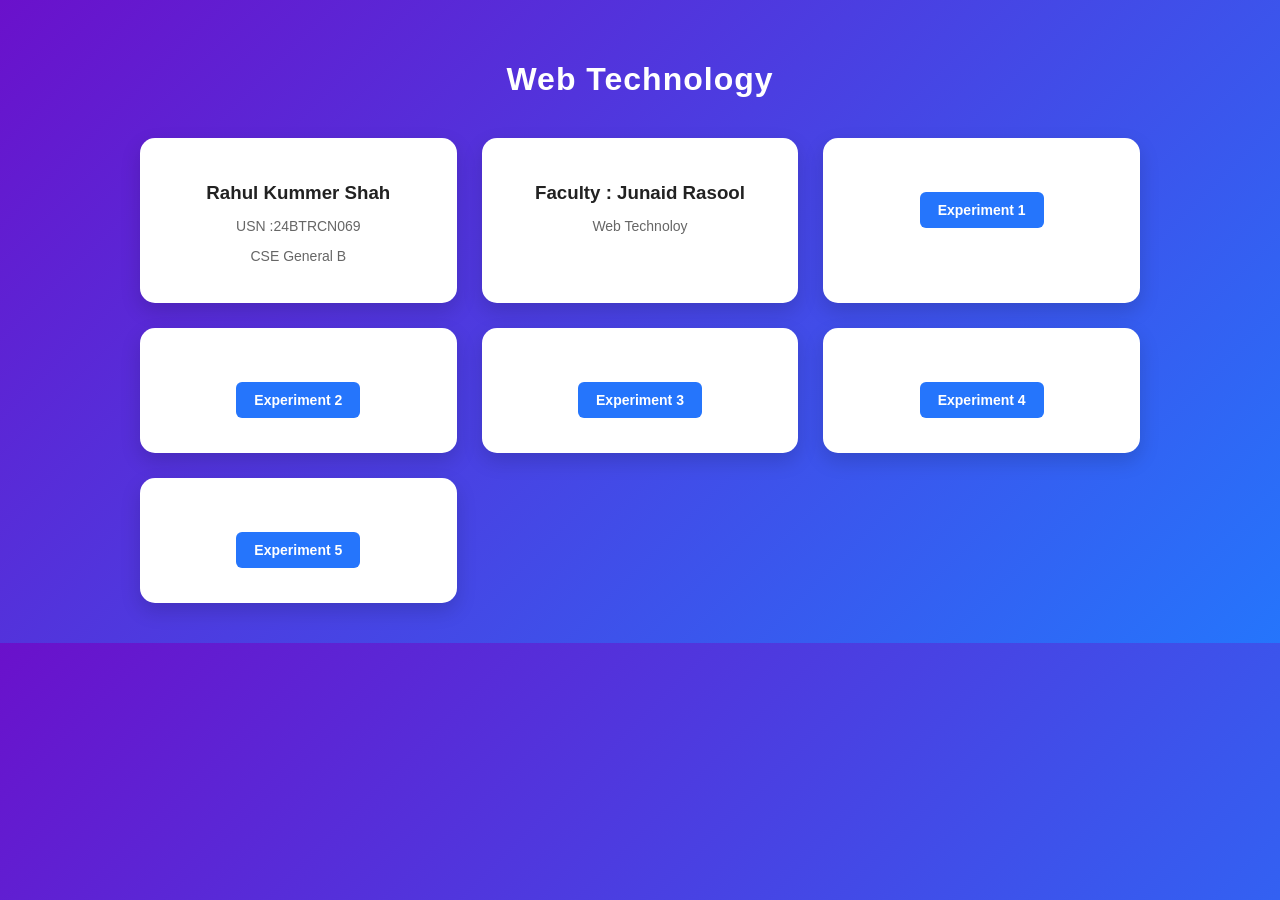
<file: index.html>
<!DOCTYPE html>
<html lang="en">
<head>
<meta charset="UTF-8">
<meta name="viewport" content="width=device-width, initial-scale=1.0">
<title>Web Technologgy</title>

<style>

*{
    box-sizing:border-box;
}

body{
    font-family: 'Segoe UI', Arial, sans-serif;
    background: linear-gradient(135deg,#6a11cb,#2575fc);
    margin:0;
    padding:40px;
    color:#333;
}

/* Title */
h1{
    text-align:center;
    color:white;
    margin-bottom:40px;
    letter-spacing:1px;
}

/* Grid layout */
.container{
    display:grid;
    grid-template-columns: repeat(auto-fit,minmax(250px,1fr));
    gap:25px;
    max-width:1000px;
    margin:auto;
}

/* Cards */
.card{
    background:white;
    border-radius:15px;
    padding:25px;
    text-align:center;
    box-shadow:0 8px 20px rgba(0,0,0,0.15);
    transition:all 0.3s ease;
}

/* Hover effect */
.card:hover{
    transform:translateY(-8px);
    box-shadow:0 12px 30px rgba(0,0,0,0.25);
}

/* Headings */
.card h3{
    margin-bottom:10px;
    color:#222;
}

/* Paragraph */
.card p{
    color:#666;
    font-size:14px;
}

/* Links (Experiment buttons) */
.card a{
    text-decoration:none;
    background:#2575fc;
    color:white;
    padding:10px 18px;
    border-radius:6px;
    display:inline-block;
    margin-top:10px;
    font-size:14px;
    transition:0.3s;
}

/* Hover link */
.card a:hover{
    background:#1b5edb;
}

</style>
</head>

<body>

<h1 style="text-align:center;">Web Technology</h1>

<div class="container">

<!-- Card 1 -->
<div class="card">

<h3>Rahul Kummer Shah</h3>
<p>USN :24BTRCN069 </p>
<p>CSE General B</p>
</div>

<!-- Card 2 (Same as Card 1) -->
<div class="card">

<h3>Faculty : Junaid Rasool </h3>
<p>Web Technoloy</p>
</div>

<!-- Card 3 -->
<div class="card">

<h3><a href="Assignment 1/index.html">Experiment 1</a></h3>

</div>

<!-- Card 4 -->
<div class="card">
<h3><a href="Assignment2/index.html">Experiment 2</a></h3>
</div>

<!-- Card 5 -->
<div class="card">

<h3><a href="Assignment3/index.html">Experiment 3</a></h3>

</div>

<!-- Card 6 -->
<div class="card">
<h3><a href="Assignment4/index.html">Experiment 4</a></h3>

</div>

<div class="card">
<h3><a href="Assignment5/index.html">Experiment 5</a></h3>

</div>
<!-- <div class="card">
<h3><a href="Assignment 5/index.html">Experiment 5</a></h3>

</div> -->
</div>

</body>
</html>
</file>
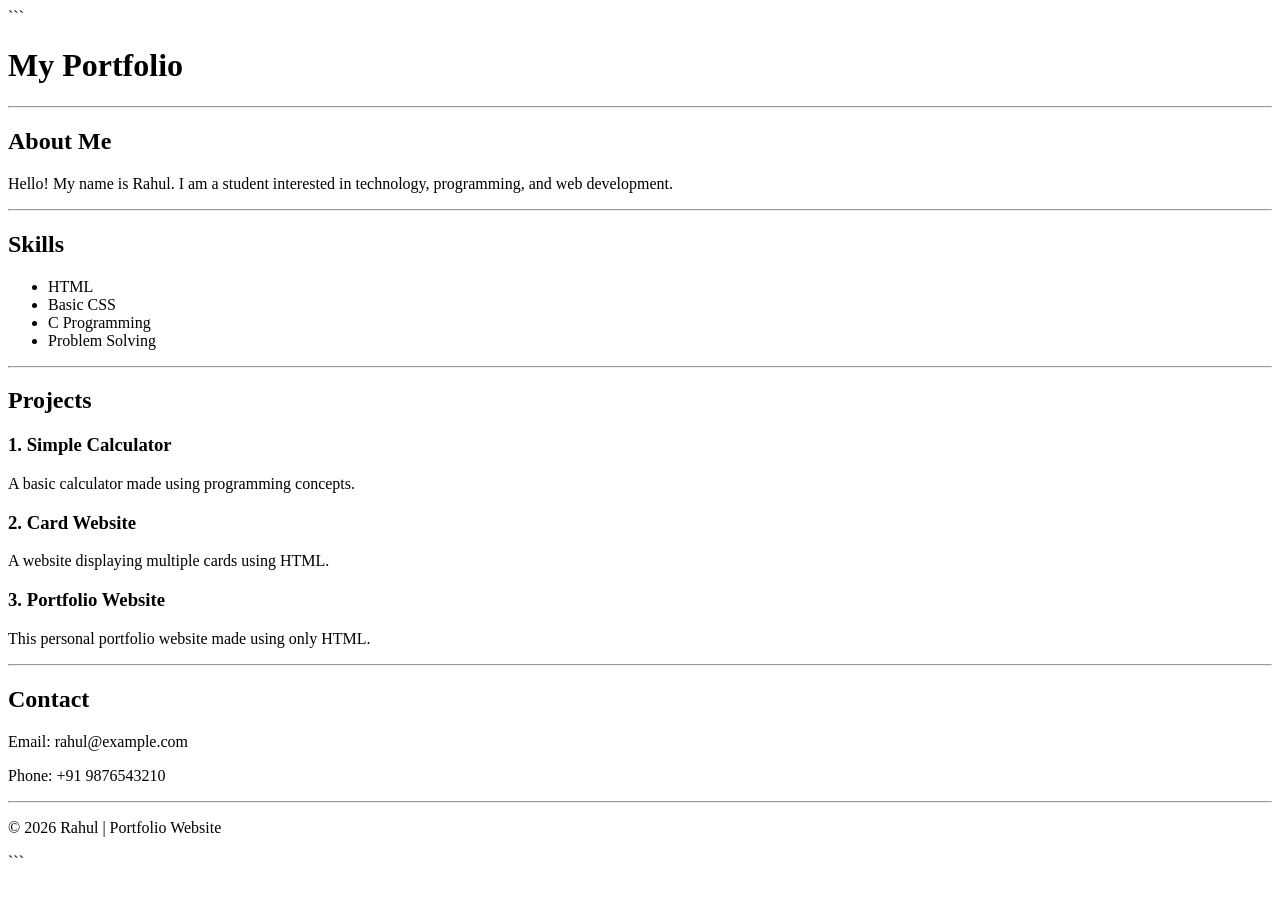
<file: Assignment 1/index.html>
<!DOCTYPE html>
<html lang="en">
<head>
    <meta charset="UTF-8">
    <meta name="viewport" content="width=device-width, initial-scale=1.0">
    <title>Portfolio HTML</title>
</head>
<body>
    <!DOCTYPE html>

<html>
<head>
    <title>My Portfolio</title>
</head>

<body>

```
<h1>My Portfolio</h1>

<hr>

<h2>About Me</h2>
<p>
    Hello! My name is Rahul. I am a student interested in technology,
    programming, and web development.
</p>

<hr>

<h2>Skills</h2>
<ul>
    <li>HTML</li>
    <li>Basic CSS</li>
    <li>C Programming</li>
    <li>Problem Solving</li>
</ul>

<hr>

<h2>Projects</h2>

<h3>1. Simple Calculator</h3>
<p>A basic calculator made using programming concepts.</p>

<h3>2. Card Website</h3>
<p>A website displaying multiple cards using HTML.</p>

<h3>3. Portfolio Website</h3>
<p>This personal portfolio website made using only HTML.</p>

<hr>

<h2>Contact</h2>
<p>Email: rahul@example.com</p>
<p>Phone: +91 9876543210</p>

<hr>

<p>© 2026 Rahul | Portfolio Website</p>
```

</body>
</html>

    
</body>
</html>
</file>
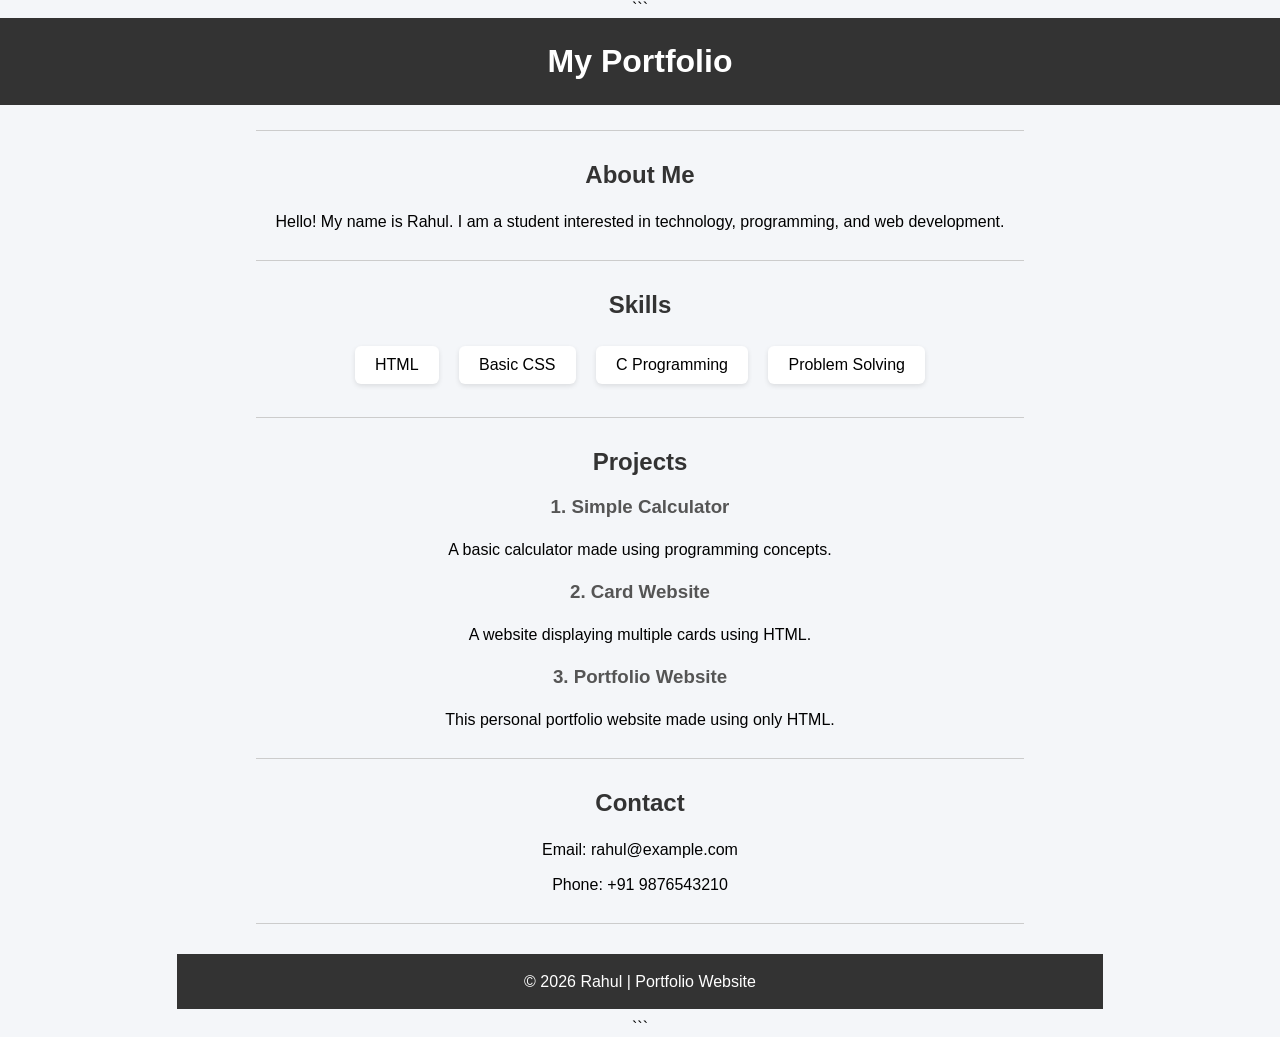
<file: Assignment2/index.html>
<!DOCTYPE html>
<html lang="en">
<head>
    <meta charset="UTF-8">
    <meta name="viewport" content="width=device-width, initial-scale=1.0">
    <title>Portfolio HTML</title>
    <link rel="stylesheet" href="styles.css">
</head>

<body>

```
<h1>My Portfolio</h1>

<hr>

<h2>About Me</h2>
<p>
    Hello! My name is Rahul. I am a student interested in technology,
    programming, and web development.
</p>

<hr>

<h2>Skills</h2>
<ul>
    <li>HTML</li>
    <li>Basic CSS</li>
    <li>C Programming</li>
    <li>Problem Solving</li>
</ul>

<hr>

<h2>Projects</h2>

<h3>1. Simple Calculator</h3>
<p>A basic calculator made using programming concepts.</p>

<h3>2. Card Website</h3>
<p>A website displaying multiple cards using HTML.</p>

<h3>3. Portfolio Website</h3>
<p>This personal portfolio website made using only HTML.</p>

<hr>

<h2>Contact</h2>
<p>Email: rahul@example.com</p>
<p>Phone: +91 9876543210</p>

<hr>

<p>© 2026 Rahul | Portfolio Website</p>
```

</body>
</html>

    
</body>
</html>
</file>
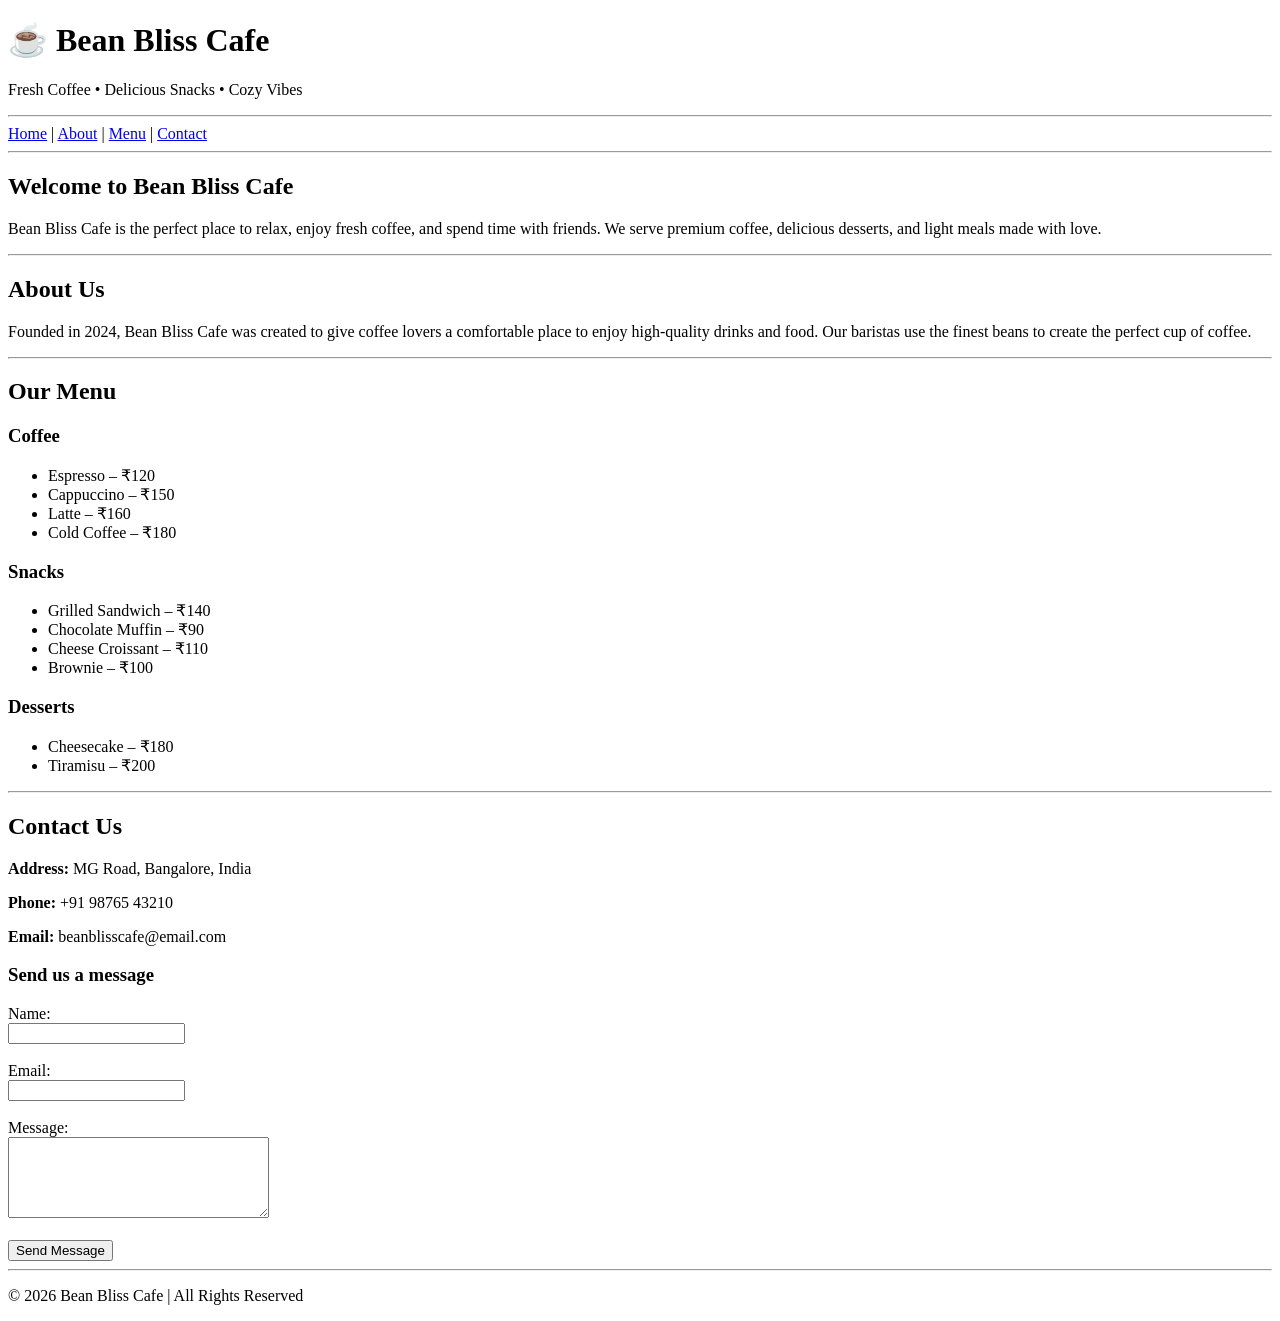
<file: Assignment3/index.html>
<!DOCTYPE html>
<html lang="en">
<head>
<meta charset="UTF-8">
<meta name="viewport" content="width=device-width, initial-scale=1.0">
<title>Bean Bliss Cafe</title>
</head>

<body>

<!-- Header -->
<header>
<h1>☕ Bean Bliss Cafe</h1>
<p>Fresh Coffee • Delicious Snacks • Cozy Vibes</p>
<hr>
</header>

<!-- Navigation -->
<nav>
<a href="#home">Home</a> |
<a href="#about">About</a> |
<a href="#menu">Menu</a> |
<a href="#contact">Contact</a>
</nav>

<hr>

<!-- Home Section -->
<section id="home">
<h2>Welcome to Bean Bliss Cafe</h2>
<p>
Bean Bliss Cafe is the perfect place to relax, enjoy fresh coffee,
and spend time with friends. We serve premium coffee, delicious
desserts, and light meals made with love.
</p>
</section>

<hr>

<!-- About Section -->
<section id="about">
<h2>About Us</h2>
<p>
Founded in 2024, Bean Bliss Cafe was created to give coffee lovers
a comfortable place to enjoy high-quality drinks and food.
Our baristas use the finest beans to create the perfect cup of coffee.
</p>
</section>

<hr>

<!-- Menu Section -->
<section id="menu">
<h2>Our Menu</h2>

<h3>Coffee</h3>
<ul>
<li>Espresso – ₹120</li>
<li>Cappuccino – ₹150</li>
<li>Latte – ₹160</li>
<li>Cold Coffee – ₹180</li>
</ul>

<h3>Snacks</h3>
<ul>
<li>Grilled Sandwich – ₹140</li>
<li>Chocolate Muffin – ₹90</li>
<li>Cheese Croissant – ₹110</li>
<li>Brownie – ₹100</li>
</ul>

<h3>Desserts</h3>
<ul>
<li>Cheesecake – ₹180</li>
<li>Tiramisu – ₹200</li>
</ul>

</section>

<hr>

<!-- Contact Section -->
<section id="contact">
<h2>Contact Us</h2>

<p><b>Address:</b> MG Road, Bangalore, India</p>
<p><b>Phone:</b> +91 98765 43210</p>
<p><b>Email:</b> beanblisscafe@email.com</p>

<h3>Send us a message</h3>

<form>
<label>Name:</label><br>
<input type="text" name="name"><br><br>

<label>Email:</label><br>
<input type="email" name="email"><br><br>

<label>Message:</label><br>
<textarea rows="5" cols="30"></textarea><br><br>

<input type="submit" value="Send Message">
</form>

</section>

<hr>

<!-- Footer -->
<footer>
<p>© 2026 Bean Bliss Cafe | All Rights Reserved</p>
</footer>

</body>
</html>
</file>
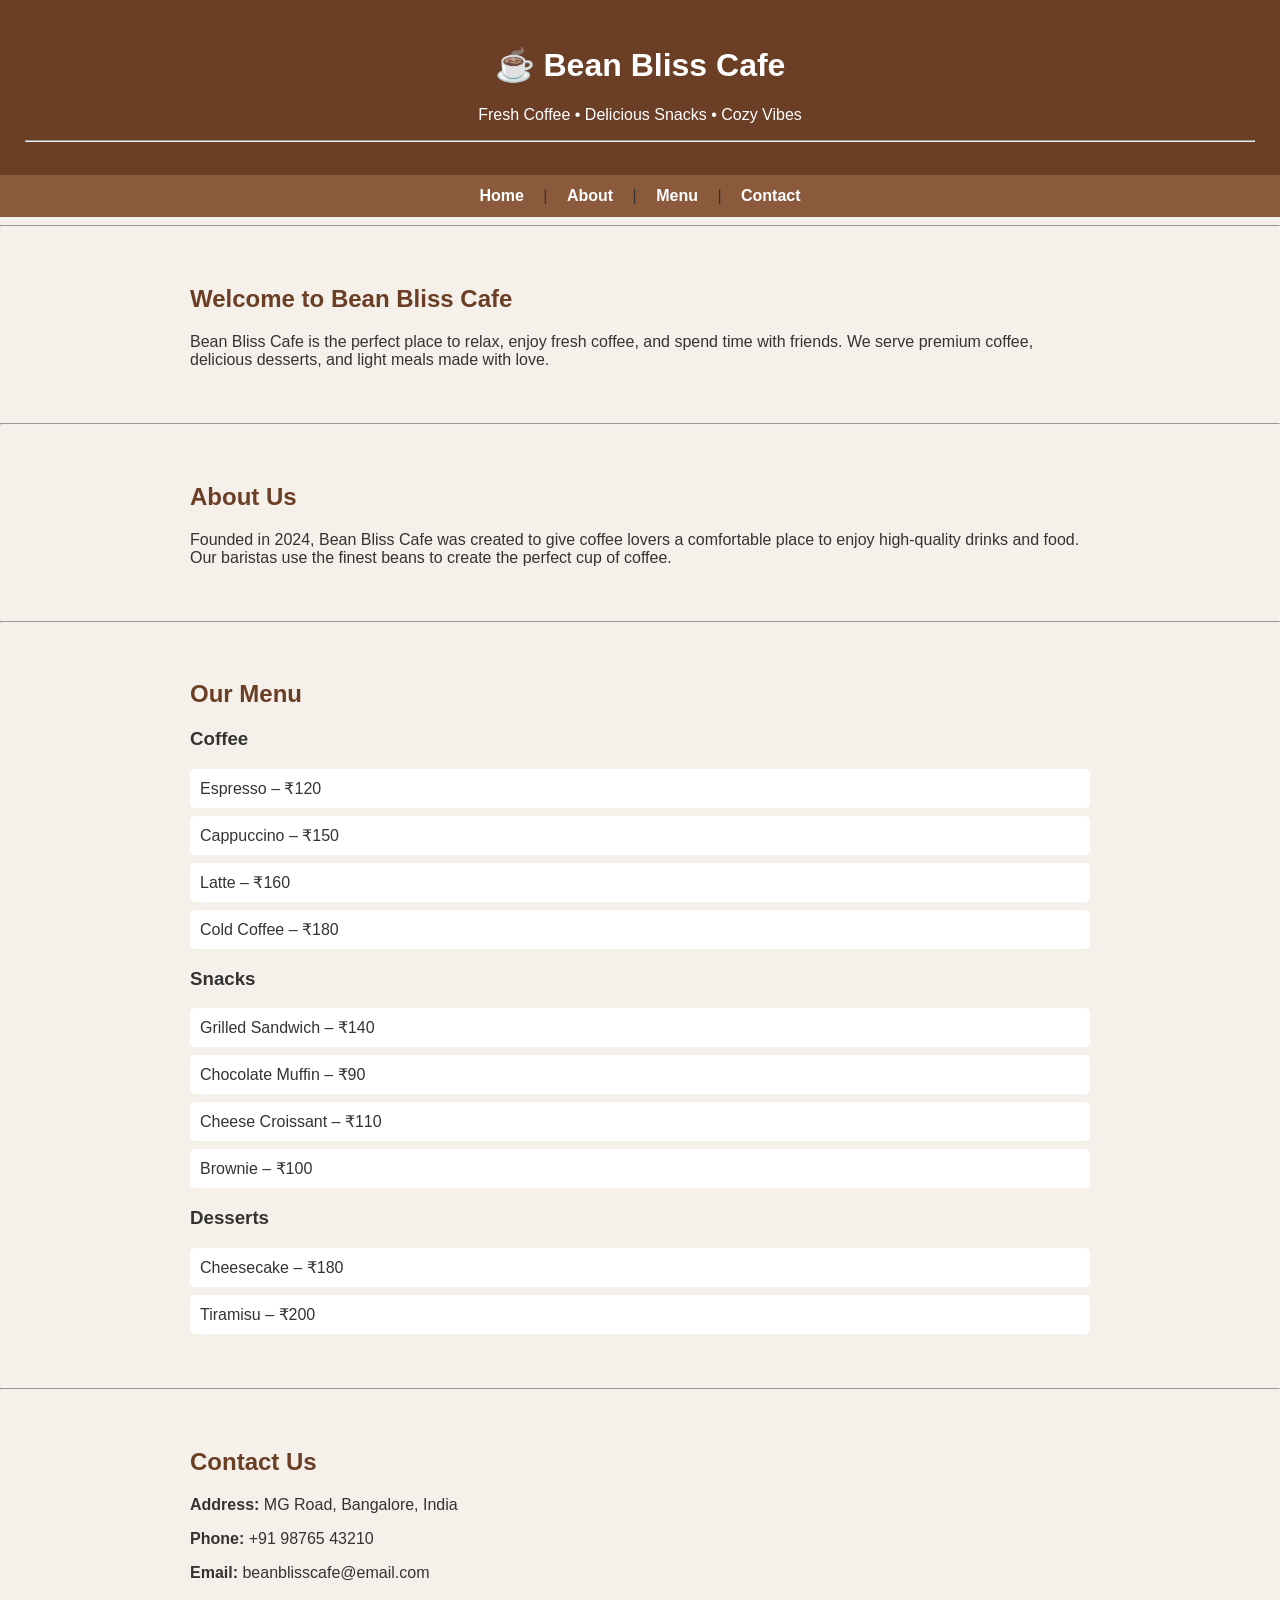
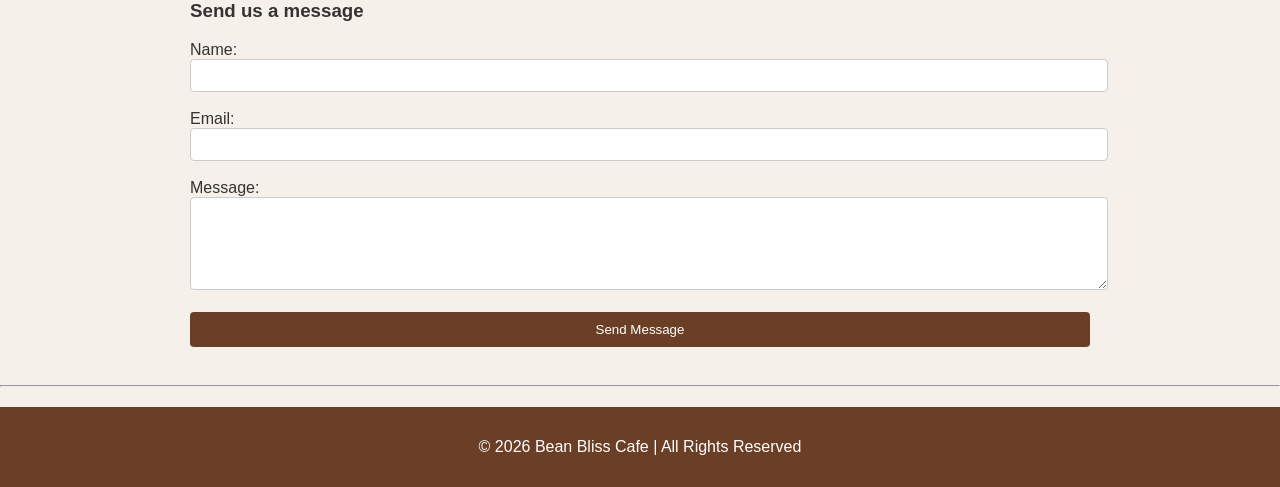
<file: Assignment4/index.html>
<!DOCTYPE html>
<html lang="en">
<head>
<meta charset="UTF-8">
<meta name="viewport" content="width=device-width, initial-scale=1.0">
<title>Bean Bliss Cafe</title>
<link rel="stylesheet" href="styles.css">
</head>

<body>

<!-- Header -->
<header>
<h1>☕ Bean Bliss Cafe</h1>
<p>Fresh Coffee • Delicious Snacks • Cozy Vibes</p>
<hr>
</header>

<!-- Navigation -->
<nav>
<a href="#home">Home</a> |
<a href="#about">About</a> |
<a href="#menu">Menu</a> |
<a href="#contact">Contact</a>
</nav>

<hr>

<!-- Home Section -->
<section id="home">
<h2>Welcome to Bean Bliss Cafe</h2>
<p>
Bean Bliss Cafe is the perfect place to relax, enjoy fresh coffee,
and spend time with friends. We serve premium coffee, delicious
desserts, and light meals made with love.
</p>
</section>

<hr>

<!-- About Section -->
<section id="about">
<h2>About Us</h2>
<p>
Founded in 2024, Bean Bliss Cafe was created to give coffee lovers
a comfortable place to enjoy high-quality drinks and food.
Our baristas use the finest beans to create the perfect cup of coffee.
</p>
</section>

<hr>

<!-- Menu Section -->
<section id="menu">
<h2>Our Menu</h2>

<h3>Coffee</h3>
<ul>
<li>Espresso – ₹120</li>
<li>Cappuccino – ₹150</li>
<li>Latte – ₹160</li>
<li>Cold Coffee – ₹180</li>
</ul>

<h3>Snacks</h3>
<ul>
<li>Grilled Sandwich – ₹140</li>
<li>Chocolate Muffin – ₹90</li>
<li>Cheese Croissant – ₹110</li>
<li>Brownie – ₹100</li>
</ul>

<h3>Desserts</h3>
<ul>
<li>Cheesecake – ₹180</li>
<li>Tiramisu – ₹200</li>
</ul>

</section>

<hr>

<!-- Contact Section -->
<section id="contact">
<h2>Contact Us</h2>

<p><b>Address:</b> MG Road, Bangalore, India</p>
<p><b>Phone:</b> +91 98765 43210</p>
<p><b>Email:</b> beanblisscafe@email.com</p>

<h3>Send us a message</h3>

<form>
<label>Name:</label><br>
<input type="text" name="name"><br><br>

<label>Email:</label><br>
<input type="email" name="email"><br><br>

<label>Message:</label><br>
<textarea rows="5" cols="30"></textarea><br><br>

<input type="submit" value="Send Message">
</form>

</section>

<hr>

<!-- Footer -->
<footer>
<p>© 2026 Bean Bliss Cafe | All Rights Reserved</p>
</footer>

</body>
</html>
</file>
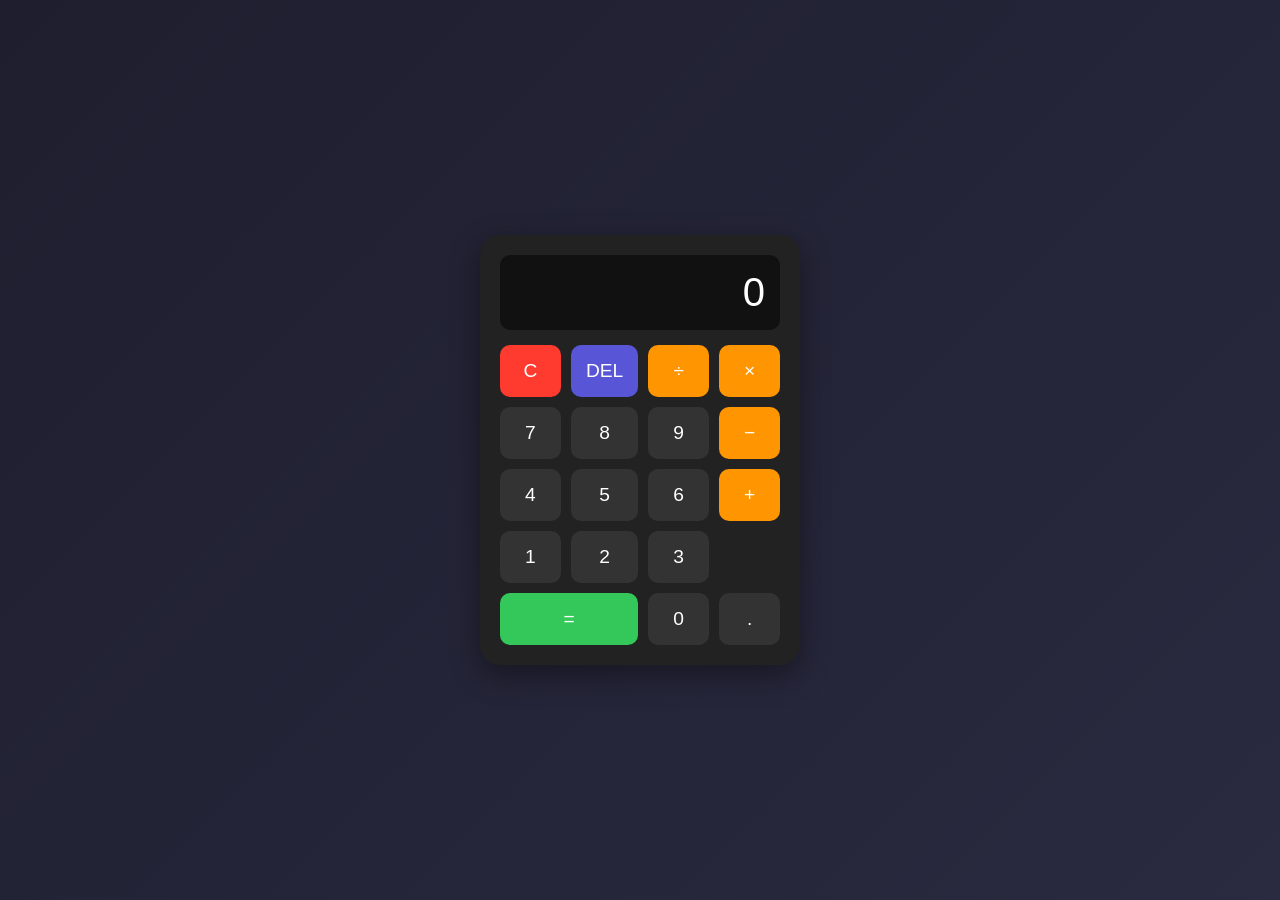
<file: Assignment5/index.html>
<!DOCTYPE html>
<html lang="en">
<head>
  <meta charset="UTF-8">
  <title>Modern Calculator</title>
  <style>
    * {
      box-sizing: border-box;
      font-family: 'Segoe UI', sans-serif;
    }

    body {
      margin: 0;
      background: linear-gradient(135deg, #1e1e2f, #2a2a40);
      display: flex;
      justify-content: center;
      align-items: center;
      height: 100vh;
    }

    .calculator {
      background: #222;
      padding: 20px;
      border-radius: 20px;
      box-shadow: 0 10px 30px rgba(0,0,0,0.4);
      width: 320px;
    }

    .display {
      background: #111;
      color: #fff;
      font-size: 2.5rem;
      padding: 15px;
      border-radius: 10px;
      text-align: right;
      overflow-x: auto;
      margin-bottom: 15px;
    }

    .buttons {
      display: grid;
      grid-template-columns: repeat(4, 1fr);
      gap: 10px;
    }

    button {
      padding: 15px;
      font-size: 1.2rem;
      border: none;
      border-radius: 10px;
      cursor: pointer;
      transition: 0.2s;
    }

    button:hover {
      opacity: 0.85;
    }

    .operator {
      background: #ff9500;
      color: white;
    }

    .equal {
      background: #34c759;
      color: white;
      grid-column: span 2;
    }

    .clear {
      background: #ff3b30;
      color: white;
    }

    .delete {
      background: #5856d6;
      color: white;
    }

    .number {
      background: #333;
      color: white;
    }
  </style>
</head>
<body>

<div class="calculator">
  <div class="display" id="display">0</div>
  <div class="buttons">
    <button class="clear" onclick="clearDisplay()">C</button>
    <button class="delete" onclick="deleteLast()">DEL</button>
    <button class="operator" onclick="append('/')">÷</button>
    <button class="operator" onclick="append('*')">×</button>

    <button class="number" onclick="append('7')">7</button>
    <button class="number" onclick="append('8')">8</button>
    <button class="number" onclick="append('9')">9</button>
    <button class="operator" onclick="append('-')">−</button>

    <button class="number" onclick="append('4')">4</button>
    <button class="number" onclick="append('5')">5</button>
    <button class="number" onclick="append('6')">6</button>
    <button class="operator" onclick="append('+')">+</button>

    <button class="number" onclick="append('1')">1</button>
    <button class="number" onclick="append('2')">2</button>
    <button class="number" onclick="append('3')">3</button>
    <button class="equal" onclick="calculate()">=</button>

    <button class="number" onclick="append('0')">0</button>
    <button class="number" onclick="append('.')">.</button>
  </div>
</div>

<script>
  let display = document.getElementById("display");

  function append(value) {
    if (display.innerText === "0") {
      display.innerText = value;
    } else {
      display.innerText += value;
    }
  }

  function clearDisplay() {
    display.innerText = "0";
  }

  function deleteLast() {
    display.innerText = display.innerText.slice(0, -1) || "0";
  }

  function calculate() {
    try {
      display.innerText = eval(display.innerText);
    } catch {
      display.innerText = "Error";
    }
  }
</script>

</body>
</html>
</file>
<file: Assignment2/styles.css>
/* Page styling */
body{
    font-family: Arial, sans-serif;
    background-color:#f4f6f9;
    margin:0;
    padding:0;
    text-align:center;
}

/* Main heading */
h1{
    background-color:#333;
    color:white;
    padding:25px;
    margin:0;
}

/* Section headings */
h2{
    color:#333;
    margin-top:30px;
}

/* Project titles */
h3{
    color:#555;
}

/* Paragraph text */
p{
    width:70%;
    margin:10px auto;
    line-height:1.6;
}

/* Skills list */
ul{
    list-style-type:none;
    padding:0;
}

li{
    background:white;
    display:inline-block;
    margin:8px;
    padding:10px 20px;
    border-radius:6px;
    box-shadow:0 2px 5px rgba(0,0,0,0.1);
}

/* Horizontal line */
hr{
    width:60%;
    margin:25px auto;
    border:0;
    border-top:1px solid #ccc;
}

/* Footer text */
body > p:last-of-type{
    margin-top:30px;
    padding:15px;
    background:#333;
    color:white;
}
</file>
<file: Assignment4/styles.css>
/* General Page Style */
body {
    font-family: Arial, sans-serif;
    margin: 0;
    background-color: #f5f1ea;
    color: #333;
}

/* Header */
header {
    background-color: #6b3e26;
    color: white;
    text-align: center;
    padding: 25px;
}

/* Navigation Bar */
nav {
    background-color: #8b5a3c;
    text-align: center;
    padding: 12px;
}

nav a {
    color: white;
    text-decoration: none;
    margin: 0 15px;
    font-weight: bold;
}

nav a:hover {
    color: #ffd9b3;
}

/* Sections */
section {
    padding: 30px;
    max-width: 900px;
    margin: auto;
}

/* Headings */
h2 {
    color: #6b3e26;
}

/* Menu List */
ul {
    list-style: none;
    padding: 0;
}

ul li {
    background: white;
    margin: 8px 0;
    padding: 10px;
    border-radius: 5px;
}

/* Contact Form */
form input, form textarea {
    width: 100%;
    padding: 8px;
    border: 1px solid #ccc;
    border-radius: 4px;
}

form input[type="submit"] {
    background-color: #6b3e26;
    color: white;
    border: none;
    padding: 10px;
    cursor: pointer;
}

form input[type="submit"]:hover {
    background-color: #8b5a3c;
}

/* Footer */
footer {
    background-color: #6b3e26;
    color: white;
    text-align: center;
    padding: 15px;
    margin-top: 20px;
}
</file>
